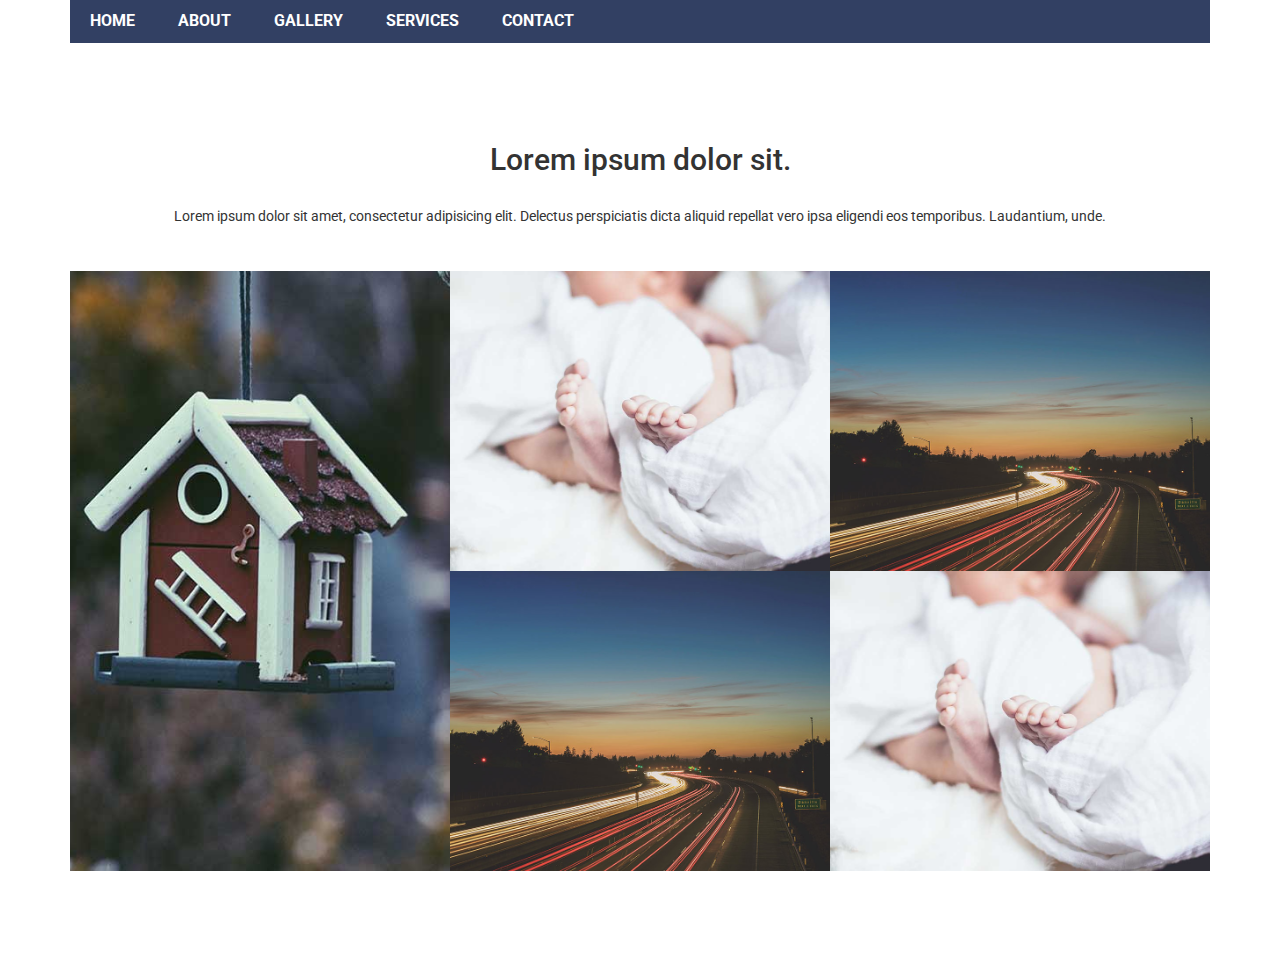
<file: 1/index.html>
<!DOCTYPE html>
<html lang="en">
    <head>
        <meta charset="utf-8">
        <meta http-equiv="X-UA-Compatible" content="IE=edge">
        <meta name="viewport" content="width=device-width, initial-scale=1">

        <title>Quickstart pack</title>
        <link href="https://fonts.googleapis.com/css?family=Roboto:300,400,500,700,900" rel="stylesheet">

        <link href="assets/css/bootstrap.min.css" rel="stylesheet">
        <link href="assets/css/font-awesome.min.css" rel="stylesheet">
        <link href="style.css" rel="stylesheet">
        <link href="assets/css/responsive.css" rel="stylesheet">
        
    </head>
    <body>
        <div class="mainmenu-area">
            <div class="container">
                <div class="row">
                    <div class="col-md-12">
                        <ul>
                            <li><a href="#">home</a></li>
                            <li><a href="#">about</a></li>
                            <li><a href="#">gallery</a>
                                <ul>
                                    <li><a href="#">dropdown-menu</a></li>
                                    <li><a href="#">dropdown-menu</a></li>
                                    <li><a href="#">dropdown-menu <i class="fa fa-angle-right"></i></a> 
                                        <ul>
                                            <li><a href="#">dropdown-2</a></li>
                                            <li><a href="#">dropdown-2</a></li>
                                            <li><a href="#">dropdown-2</a></li>
                                            <li><a href="#">dropdown-2</a></li>
                                        </ul>
                                    </li>
                                    <li><a href="#">dropdown-menu</a></li>
                                </ul>
                            </li>
                            <li><a href="#">services</a></li>
                            <li><a href="#">contact</a></li>
                        </ul>
                    </div>
                </div>
            </div>
        </div>
        <div class="section-padding">
            <div class="container">
                <div class="row">
                    <div class="col-md-12">
                        <div class="section-titel">
                            <h2>Lorem ipsum dolor sit.</h2>
                            <p>Lorem ipsum dolor sit amet, consectetur adipisicing elit. Delectus perspiciatis dicta aliquid repellat vero ipsa eligendi eos temporibus. Laudantium, unde.</p>
                        </div>
                    </div>
                </div>
                <div class="row nopadding">
                    <div class="col-md-4">
                        <div class="single-box-item">
                            <div class="boxed-item-hover">
                                <div class="boxed-item-table">
                                    <div class="boxed-item-tablecell">
                                        <a href="#" class="larg-img"><i class="fa fa-search"></i></a>
                                        <h4>Lorem ipsum dolor.</h4>
                                        <p>paragraph</p>
                                    </div>
                                </div>
                            </div>
                        </div>
                    </div>
                    <div class="col-md-4">
                        <div class="single-box-item half-size boxed-bg-1">
                            <div class="boxed-item-hover">
                                <div class="boxed-item-table">
                                    <div class="boxed-item-tablecell">
                                        <a href="#" class="larg-img"><i class="fa fa-search"></i></a>
                                        <h4>Lorem ipsum dolor.</h4>
                                        <p>paragraph</p>
                                    </div>
                                </div>
                            </div>
                        </div>
                        <div class="single-box-item half-size boxed-bg-2">
                            <div class="boxed-item-hover">
                                <div class="boxed-item-table">
                                    <div class="boxed-item-tablecell">
                                        <a href="#" class="larg-img"><i class="fa fa-search"></i></a>
                                        <h4>Lorem ipsum dolor.</h4>
                                        <p>paragraph</p>
                                    </div>
                                </div>
                            </div>
                        </div>
                    </div>
                    <div class="col-md-4">
                        <div class="single-box-item half-size boxed-bg-3">
                            <div class="boxed-item-hover">
                                <div class="boxed-item-table">
                                    <div class="boxed-item-tablecell">
                                        <a href="#" class="larg-img"><i class="fa fa-search"></i></a>
                                        <h4>Lorem ipsum dolor.</h4>
                                        <p>paragraph</p>
                                    </div>
                                </div>
                            </div>
                        </div>
                        <div class="single-box-item half-size boxed-bg-4">
                            <div class="boxed-item-hover">
                                <div class="boxed-item-table">
                                    <div class="boxed-item-tablecell">
                                        <a href="#" class="larg-img"><i class="fa fa-search"></i></a>
                                        <h4>Lorem ipsum dolor.</h4>
                                        <p>paragraph</p>
                                    </div>
                                </div>
                            </div>
                        </div>
                    </div>
                </div>
            </div>
        </div>

        <script src="assets/js/jquery.min.js"></script>
        <script src="assets/js/bootstrap.min.js"></script>
        <script src="assets/js/main.js"></script>
    </body>
</html>
</file>
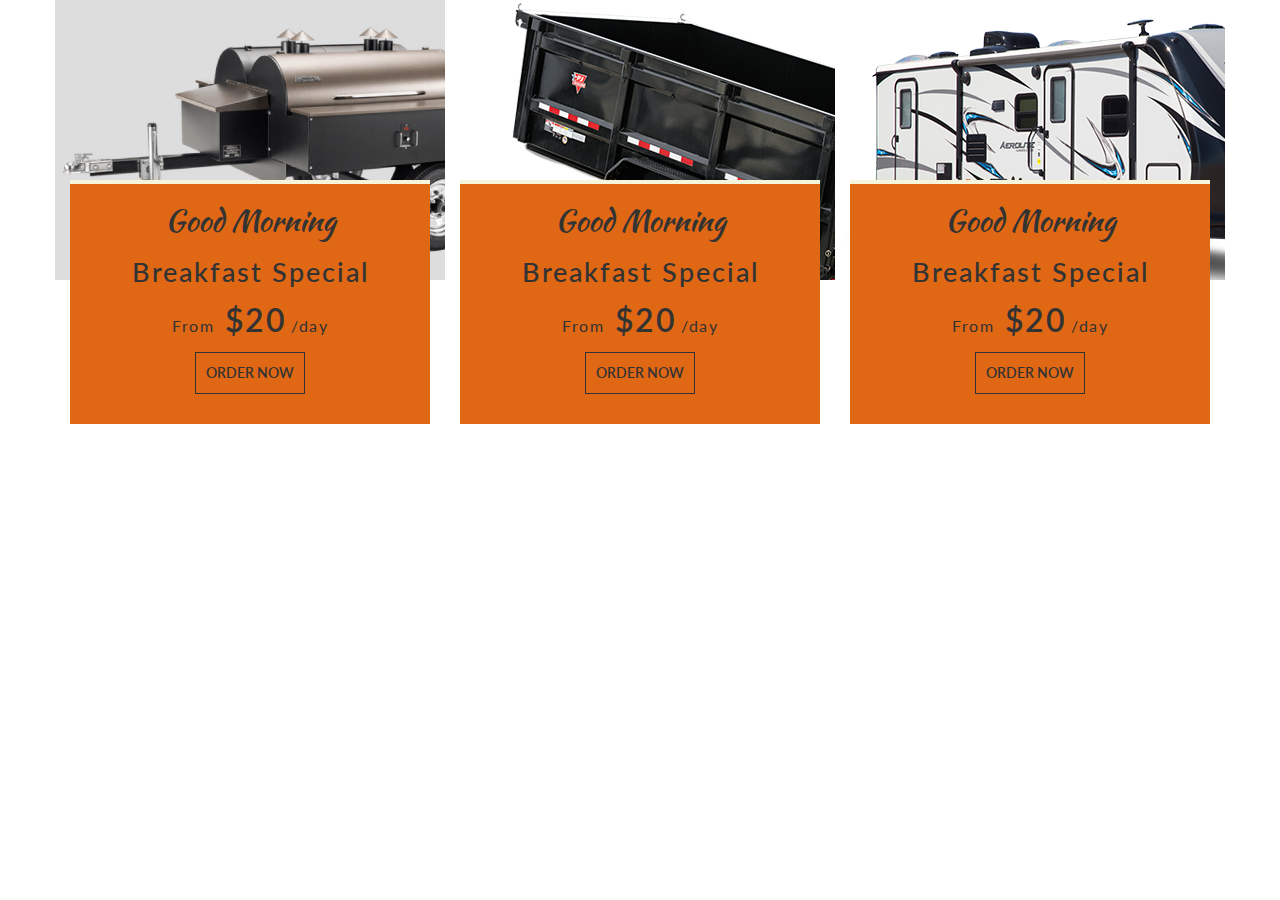
<file: a/78/index.html>
<!DOCTYPE html>
<html lang="en">
  <head>
    <meta charset="utf-8">
    <meta http-equiv="X-UA-Compatible" content="IE=edge">
    <meta name="viewport" content="width=device-width, initial-scale=1">
    <!-- The above 3 meta tags *must* come first in the head; any other head content must come *after* these tags -->
    <title>Round Background Setup</title>

    <!-- Bootstrap -->
    <link href="css/bootstrap.min.css" rel="stylesheet">
    <!-- Font-Awesome -->
    <link href="css/font-awesome.min.css" rel="stylesheet">
    <!-- custom-CSS -->
    <link rel="stylesheet" href="style.css">
    <!--Responsive CSS-->
    <link rel="stylesheet" href="css/responsive.css">
  </head>
  <body>
    
    <div class="section-padding">
        <div class="container">
            <div class="row">
                <div class="col-md-4">
                    <div class="single-box-item">
                        <div class="box-bg"></div>
                        <div class="box-info">
                            <h3>Good Morning</h3>
                            <h2>Breakfast Special</h2>
                            <p class="menu-price">From <span>$20</span>/day</p>
                            <a href="#" class="bordered-bottom">Order Now</a>
                        </div>
                    </div>
                </div>
                <div class="col-md-4">
                    <div class="single-box-item">
                        <div class="box-bg box-bg-2"></div>
                        <div class="box-info">
                            <h3>Good Morning</h3>
                            <h2>Breakfast Special</h2>
                            <p class="menu-price">From <span>$20</span>/day</p>
                            <a href="#" class="bordered-bottom">Order Now</a>
                        </div>
                    </div>
                </div>
                <div class="col-md-4">
                    <div class="single-box-item">
                        <div class="box-bg box-bg-3"></div>
                        <div class="box-info">
                            <h3>Good Morning</h3>
                            <h2>Breakfast Special</h2>
                            <p class="menu-price">From <span>$20</span>/day</p>
                            <a href="#" class="bordered-bottom">Order Now</a>
                        </div>
                    </div>
                </div>
            </div>  
        </div>
    </div>
   
    <!-- jQuery (necessary for Bootstrap's JavaScript plugins) -->
    <script src="js/jquery-2.2.4.min.js"></script>
    <!-- Bootstrap -->
    <script src="js/waypoints-2.0.3.min.js"></script>
    <script src="js/counterUp.min.js"></script>
    <script src="js/bootstrap.min.js"></script>

    <!-- custom-JQuery -->
    <script src="js/main.js"></script>
  </body>
</html>
</file>
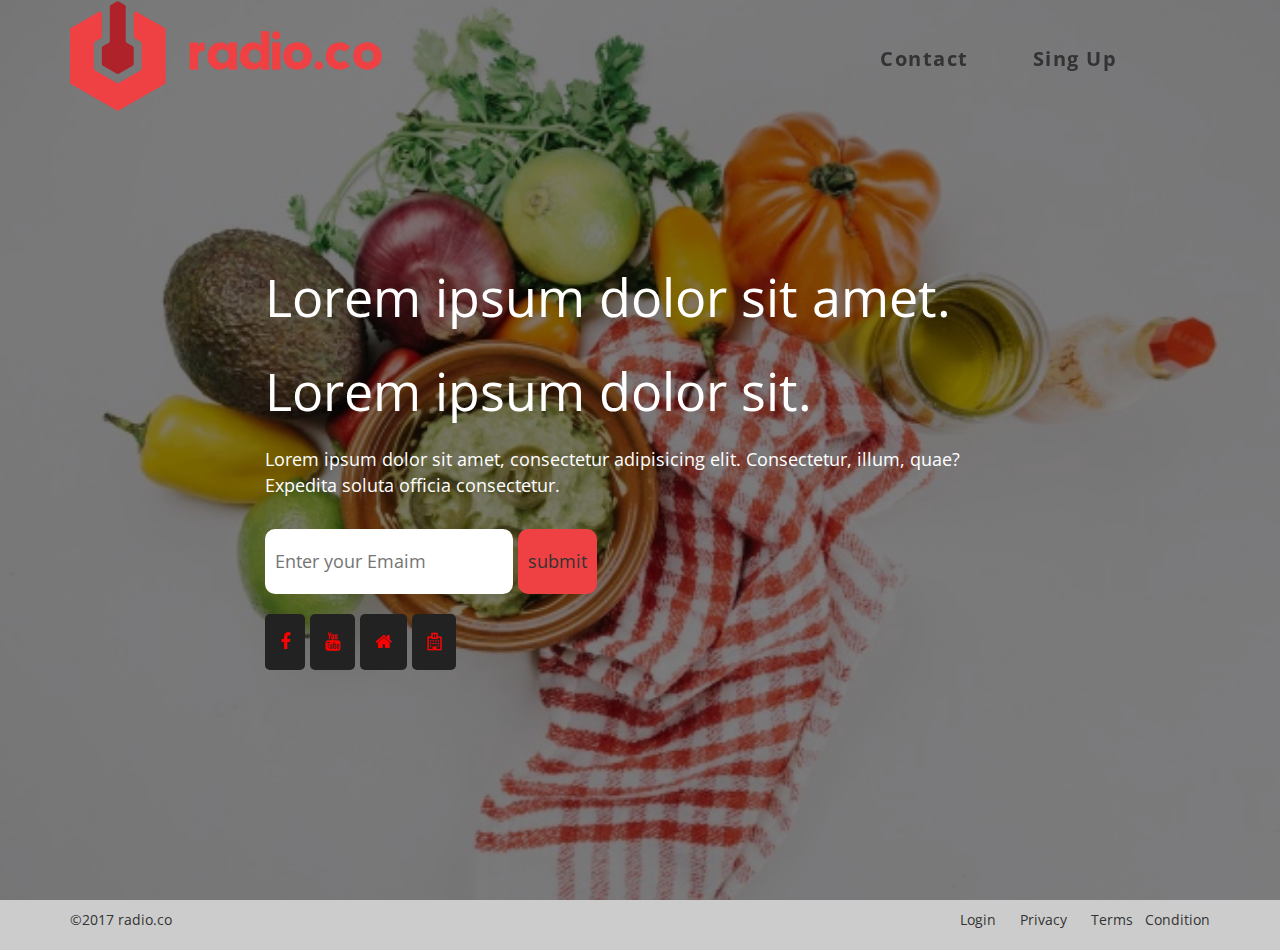
<file: assignment/79/index.html>
<!DOCTYPE html>
<html lang="en">
  <head>
    <meta charset="utf-8">
    <meta http-equiv="X-UA-Compatible" content="IE=edge">
    <meta name="viewport" content="width=device-width, initial-scale=1">
    <!-- The above 3 meta tags *must* come first in the head; any other head content must come *after* these tags -->
    <title>Titled</title>


    <!-- Bootstrap -->
    <link href="css/bootstrap.min.css" rel="stylesheet">
    <!-- Font-Awesome -->
    <link href="css/font-awesome.min.css" rel="stylesheet">
    <!-- Common-CSS -->
    <link rel="stylesheet" href="css/common.css">
    <!-- Owl-Carousel-CSS -->
    <link rel="stylesheet" href="css/owl.carousel.css">
    <!-- Main-CSS -->
    <link rel="stylesheet" href="style.css">
    <!--Responsive CSS-->
    <link rel="stylesheet" href="css/responsive.css">
  </head>
  <body>
    
   <header>
       <div class="container">
           <div class="row">
               <div class="col-md-4">
                   <div class="logo">
                       <img src="img/logo.png" alt="">
                   </div>
               </div>
               <div class="col-md-4 col-md-offset-4">
                   <ul class="manubar">
                       <li><a href="#">contact</a></li>
                       <li><a href="#">sing up</a></li>
                   </ul>
               </div>
           </div>
       </div>
   </header>
   <div class="hero-area">
       <div class="hero-area-cotent">
           <div class="container">
               <div class="row">
                   <div class="col-md-8 col-md-offset-2">
                       <h1>Lorem ipsum dolor sit amet. <br>Lorem ipsum dolor sit.</h1>
                       <p>Lorem ipsum dolor sit amet, consectetur adipisicing elit. Consectetur, illum, quae? Expedita soluta officia consectetur.</p>
                       
                           <form class="mainchimp-form" action="http://github.us17.list-manage.com/subscribe/post?u=cab2061b52455974538e199a5&amp;id=421c37eedc" method="POST">
                               <input  name="EMAIL" type="email" id="mc-email" placeholder="Enter your Emaim" required>
                               <input  type="submit" value="submit" name="subscribe">
                               <label for="mc-email"></label>
                           </form>



                       
                       <div class="social-links">
                         <ul class="social-link">
                             <li><a href="#"><i class="fa fa-facebook"></i></a></li>
                             <li><a href="#"><i class="fa fa-youtube"></i></a></li>
                             <li><a href="#"><i class="fa fa-home"></i></a></li>
                             <li><a href="#"><i class="fa fa-hospital-o"></i></a></li>
                         </ul>
                       </div>
                   </div>
               </div>
           </div>
       </div>
   </div>
   <footer class="footer">
       <div class="container">
           <div class="row">
               <div class="col-md-2">
                   &copy;2017 radio.co
               </div>
               <div class="col-md-10">
                   <ul class="footer-menu">
                       <ul>
                           <li><a href="#">login</a></li>
                           <li><a href="#">privacy</a></li>
                           <li><a href="#">terms &nbsp; Condition</a></li>
                       </ul>
                   </ul>
               </div>
           </div>
       </div>
   </footer>
   

    <!-- jQuery (necessary for Bootstrap's JavaScript plugins) -->
    <script src="js/jquery-2.2.4.min.js"></script>
    <!-- Bootstrap -->
    <script src="js/bootstrap.min.js"></script>
    <!-- Owl-Carousel-Js -->
    <script src="js/owl.carousel.min.js"></script>
    <!--Owl-carouse filter-->
    <script src="js/jquery.owl-filter.js"></script>
    <!--Ajaxchim Js-->
    <script src="js/jquery.ajaxchimp.min.js"></script>
    <!-- custom-Js -->
    <script src="js/main.js"></script>
  </body>
</html>
</file>
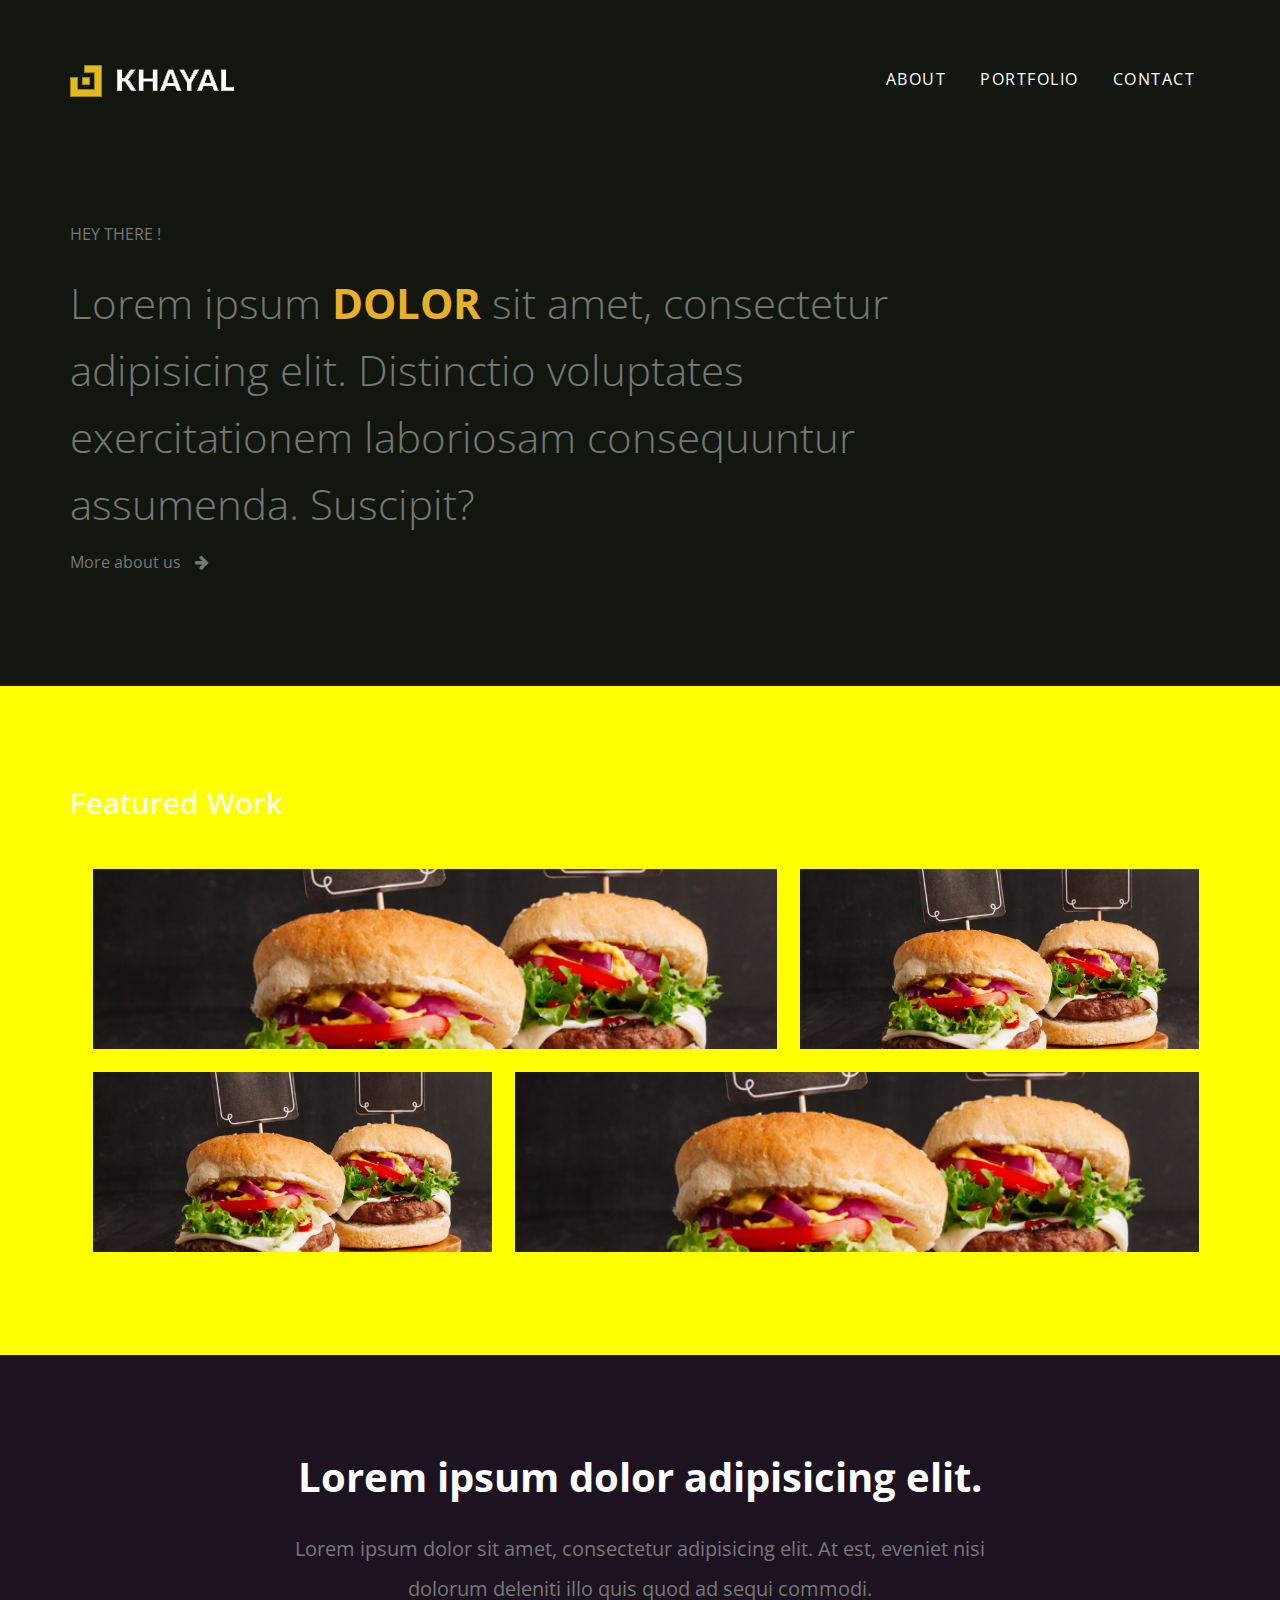
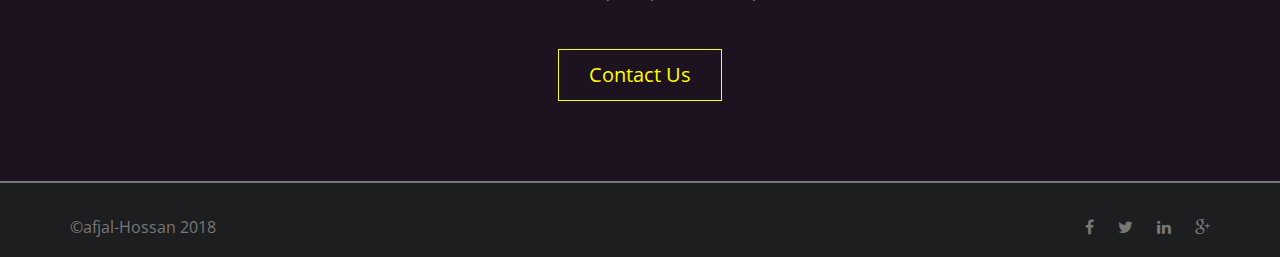
<file: assignment/80/index.html>
<!DOCTYPE html>
<html lang="en">
  <head>
    <meta charset="utf-8">
    <meta http-equiv="X-UA-Compatible" content="IE=edge">
    <meta name="viewport" content="width=device-width, initial-scale=1">
    <!-- The above 3 meta tags *must* come first in the head; any other head content must come *after* these tags -->
    <title>100 Sections Development</title>


    <!-- Bootstrap -->
    <link href="css/bootstrap.min.css" rel="stylesheet">
    <!-- Font-Awesome -->
    <link href="css/font-awesome.min.css" rel="stylesheet">
    <!-- Common-CSS -->
    <link rel="stylesheet" href="css/common.css">
    <!-- Main-CSS -->
    <link rel="stylesheet" href="style.css">
    <!--Responsive CSS-->
    <link rel="stylesheet" href="css/responsive.css">
  </head>
  <body>
    
   <header class="header-abuslate">
       <div class="container">
           <div class="row">
               <div class="col-md-6">
                   <div class="logo">
                       <img src="img/logo.png" alt="">
                   </div>
               </div>
               <div class="col-md-6">
                   <div class="mainmenu">
                       <ul>
                           <li><a href="#">about</a></li>
                           <li><a href="#">portfolio</a></li>
                           <li><a href="#">contact</a></li>
                       </ul>
                   </div>
               </div>
           </div>
       </div>
   </header>
   <div class="hero-area">
       <div class="container">
           <div class="row">
               <div class="col-md-9">
                   <p class="text-uppercase">Hey there !</p>
                   <h1>Lorem ipsum <span>dolor</span> sit amet, consectetur adipisicing elit. Distinctio voluptates exercitationem laboriosam consequuntur assumenda. Suscipit?</h1>
                   
                   <p><a href="#">More about us <i class="fa fa-arrow-right"></i></a></p>
               </div>
           </div>
       </div>
   </div>
   
   <div class="section-padding yellow-blog">
       <div class="container">
           <div class="row">
               <div class="col-md-12">
                   <h2>Featured Work</h2>
                   <div class="portfolio-list">
                       <div class="single-portfolio"></div>
                       <div class="single-portfolio small-item"></div>
                       <div class="single-portfolio small-item"></div>
                       <div class="single-portfolio"></div>
                   </div>
               </div>
           </div>
       </div>
   </div>
   <div class="section-padding dark-bg cta">
       <div class="container">
           <div class="row">
               <div class="col-md-8 col-md-offset-2 text-center">
                   <h2>Lorem ipsum dolor  adipisicing elit.</h2>
                   <p>Lorem ipsum dolor sit amet, consectetur adipisicing elit. At est, eveniet nisi dolorum deleniti illo quis quod ad sequi commodi.</p>
                   <a href="#" class="border-btn">Contact Us</a>
               </div>
           </div>
       </div>
   </div>
   <footer class="footer-area">
       <div class="container">
           <div class="row">
               <div class="col-md-6">
                   &copy;afjal-Hossan 2018 
               </div>
               <div class="col-md-6">
                   <ul class="social-links">
                       <li><a href="#"><i class="fa fa-facebook"></i></a></li>
                       <li><a href="#"><i class="fa fa-twitter"></i></a></li>
                       <li><a href="#"><i class="fa fa-linkedin"></i></a></li>
                       <li><a href="#"><i class="fa fa-google-plus"></i></a></li>
                      
                   </ul>
               </div>
           </div>
       </div>
   </footer>
   


    <!-- jQuery (necessary for Bootstrap's JavaScript plugins) -->
    <script src="js/jquery-2.2.4.min.js"></script>
    <!-- Bootstrap -->
    <script src="js/bootstrap.min.js"></script>
    <!-- custom-Js -->
    <script src="js/main.js"></script>
  </body>
</html>
</file>
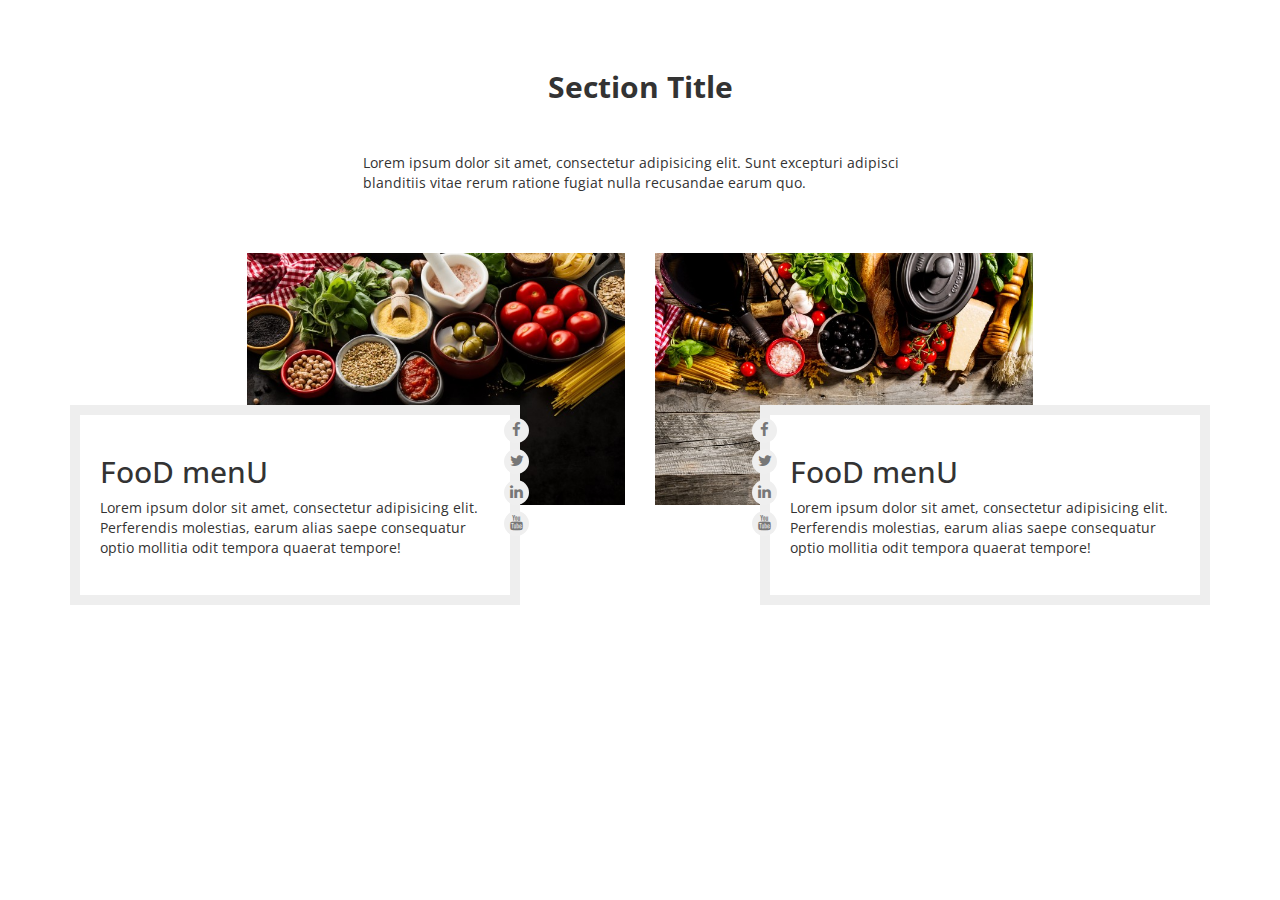
<file: assignment/81/index.html>
<!DOCTYPE html>
<html lang="en">
  <head>
    <meta charset="utf-8">
    <meta http-equiv="X-UA-Compatible" content="IE=edge">
    <meta name="viewport" content="width=device-width, initial-scale=1">
    <!-- The above 3 meta tags *must* come first in the head; any other head content must come *after* these tags -->
    <title>Titled</title>


    <!-- Bootstrap -->
    <link href="css/bootstrap.min.css" rel="stylesheet">
    <!-- Font-Awesome -->
    <link href="css/font-awesome.min.css" rel="stylesheet">
    <!-- Common-CSS -->
    <link rel="stylesheet" href="css/common.css">
    <!-- Main-CSS -->
    <link rel="stylesheet" href="style.css">
    <!--Responsive CSS-->
    <link rel="stylesheet" href="css/responsive.css">
  </head>
  <body>
    
   
   <div class="section-padding">
       <div class="container">
           <div class="row">
               <div class="col-md-6 col-md-offset-3">
                   <h2 class="sec-title">section title</h2>
                   <p>Lorem ipsum dolor sit amet, consectetur adipisicing elit. Sunt excepturi adipisci blanditiis vitae rerum ratione fugiat nulla recusandae earum quo.</p>
               </div>
           </div>
           <div class="row">
               <div class="col-md-6">
                   <div class="sec-img">
                       <img src="img/5.jpg" alt="">
                   </div>
                   <div class="sec-text">
                       <div class="social-link">
                           <div class="link-wrap">
                               <a href="#"><i class="fa fa-facebook"></i></a>
                               <a href="#"><i class="fa fa-twitter"></i></a>
                               <a href="#"><i class="fa fa-linkedin"></i></a>
                               <a href="#"><i class="fa fa-youtube"></i></a>
                           </div>
                       </div>
                       <h2>FooD menU</h2>
                       <p>Lorem ipsum dolor sit amet, consectetur adipisicing elit. Perferendis molestias, earum alias saepe consequatur optio mollitia odit tempora quaerat tempore!</p>
                   </div>    
               </div>
               <div class="col-md-6 right-site">
                   <div class="sec-img">
                       <img src="img/3.jpg" alt="">
                   </div>
                   <div class="sec-text">
                       <div class="social-link">
                           <div class="link-wrap">
                               <a href="#"><i class="fa fa-facebook"></i></a>
                               <a href="#"><i class="fa fa-twitter"></i></a>
                               <a href="#"><i class="fa fa-linkedin"></i></a>
                               <a href="#"><i class="fa fa-youtube"></i></a>
                           </div>
                       </div>
                       <h2>FooD menU</h2>
                       <p>Lorem ipsum dolor sit amet, consectetur adipisicing elit. Perferendis molestias, earum alias saepe consequatur optio mollitia odit tempora quaerat tempore!</p>
                   </div>    
               </div>
           </div>
       </div>
   </div>


    <!-- jQuery (necessary for Bootstrap's JavaScript plugins) -->
    <script src="js/jquery-2.2.4.min.js"></script>
    <!-- Bootstrap -->
    <script src="js/bootstrap.min.js"></script>
    <!-- custom-Js -->
    <script src="js/main.js"></script>
  </body>
</html>
</file>
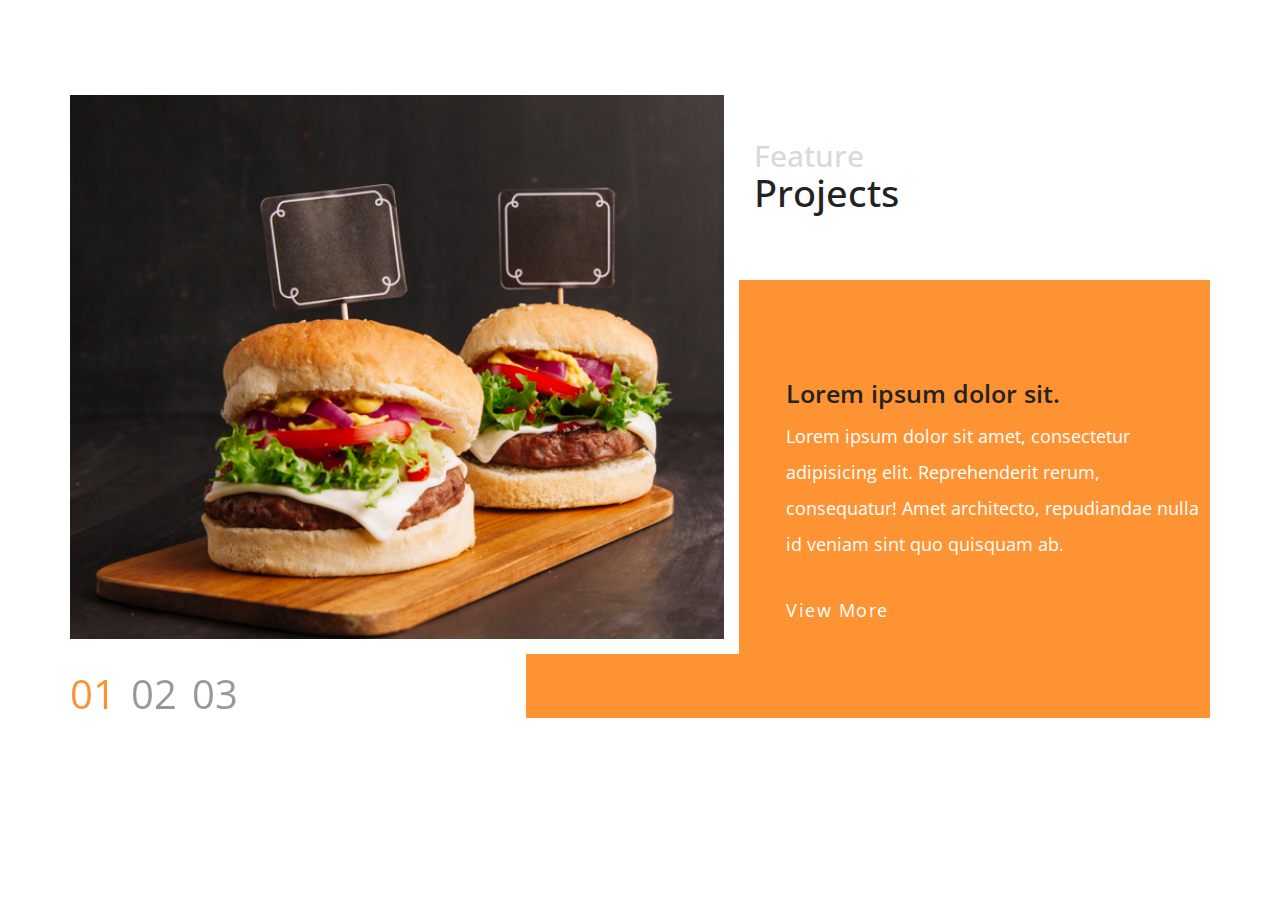
<file: assignment/82/index.html>
<!DOCTYPE html>
<html lang="en">
  <head>
    <meta charset="utf-8">
    <meta http-equiv="X-UA-Compatible" content="IE=edge">
    <meta name="viewport" content="width=device-width, initial-scale=1">
    <!-- The above 3 meta tags *must* come first in the head; any other head content must come *after* these tags -->
    <title>Advance Carousel</title>


    <!-- Bootstrap -->
    <link href="css/bootstrap.min.css" rel="stylesheet">
    <!-- Font-Awesome -->
    <link href="css/font-awesome.min.css" rel="stylesheet">
    <!-- Common-CSS -->
    <link rel="stylesheet" href="css/common.css">
    <!-- owlCarousel-CSS -->
    <link rel="stylesheet" href="css/owl.carousel.css">
    <!-- Main-CSS -->
    <link rel="stylesheet" href="style.css">
    <!--Responsive CSS-->
    <link rel="stylesheet" href="css/responsive.css">
  </head>
  <body>
    <div class="sec-padd">
        <div class="container">
            <div class="row">
                <div class="col-md-12">
                    <div class="featured-projects-wrap">
                       <h2 class="sec-title">Feature <br> <span> Projects </span></h2>
                        
                        <div class="owl-carousel featured-projects">
                            <div class="single-featured-project">
                                <div class="featured-bg"></div>
                                <div class="featured-text">
                                    <h3>Lorem ipsum dolor sit.</h3>
                                    <p>Lorem ipsum dolor sit amet, consectetur adipisicing elit. Reprehenderit rerum, consequatur! Amet architecto, repudiandae nulla id veniam sint quo quisquam ab.</p>
                                    <p class="more-link"><a href="#">View More</a></p>
                                </div>
                            </div>
                            <div class="single-featured-project">
                                <div class="featured-bg featured-bg-2"></div>
                                <div class="featured-text">
                                    <h3>Lorem ipsum dolor sit.</h3>
                                    <p>Lorem ipsum dolor sit amet, consectetur adipisicing elit. Reprehenderit rerum, consequatur! Amet architecto, repudiandae nulla id veniam sint quo quisquam ab.</p>
                                    <p class="more-link"><a href="#">View More</a></p>
                                </div>
                            </div>
                            <div class="single-featured-project">
                                <div class="featured-bg featured-bg-3"></div>
                                <div class="featured-text">
                                    <h3>Lorem ipsum dolor sit.</h3>
                                    <p>Lorem ipsum dolor sit amet, consectetur adipisicing elit. Reprehenderit rerum, consequatur! Amet architecto, repudiandae nulla id veniam sint quo quisquam ab.</p>
                                    <p class="more-link"><a href="#">View More</a></p>
                                </div>
                            </div>
                        </div>
                    </div>
                </div>
            </div>
        </div>
    </div>
    
   
   


    <!-- jQuery (necessary for Bootstrap's JavaScript plugins) -->
    <script src="js/jquery-2.2.4.min.js"></script>
    <!--owlCarousel Js-->
    <script src="js/owl.carousel.min.js"></script>
    <!-- Bootstrap -->
    <script src="js/bootstrap.min.js"></script>
    <!-- custom-Js -->
    <script src="js/main.js"></script>
  </body>
</html>
</file>
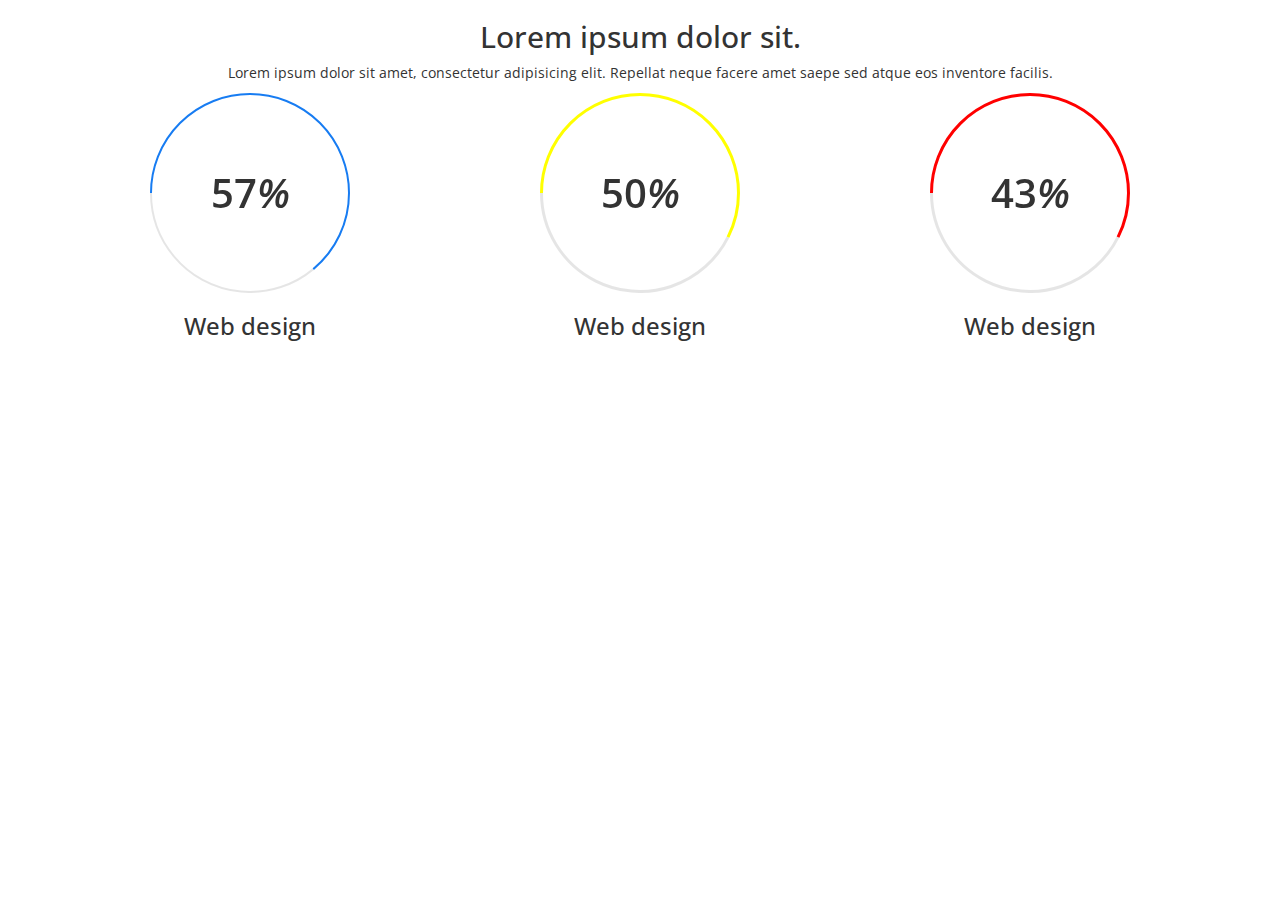
<file: assignment/83/index.html>
<!DOCTYPE html>
<html lang="en">
  <head>
    <meta charset="utf-8">
    <meta http-equiv="X-UA-Compatible" content="IE=edge">
    <meta name="viewport" content="width=device-width, initial-scale=1">
    <!-- The above 3 meta tags *must* come first in the head; any other head content must come *after* these tags -->
    <title>Titled</title>


    <!-- Bootstrap -->
    <link href="css/bootstrap.min.css" rel="stylesheet">
    <!-- Font-Awesome -->
    <link href="css/font-awesome.min.css" rel="stylesheet">
    <!-- Common-CSS -->
    <link rel="stylesheet" href="css/common.css">
    <!-- Main-CSS -->
    <link rel="stylesheet" href="style.css">
    <!--Responsive CSS-->
    <link rel="stylesheet" href="css/responsive.css">
  </head>
  <body>
    
   
       <div class="sec-pad">
        <div class="container">
            <div class="row">
                <div class="col-md-12 text-center">
                    <div class="sec-title">
                        <h2>Lorem ipsum dolor sit.</h2>
                        <p>Lorem ipsum dolor sit amet, consectetur adipisicing elit. Repellat neque facere amet saepe sed atque eos inventore facilis.</p>
                    </div>
                </div>
            </div>
            <div class="row text-center">
                <div class="col-md-4">
                    <div class="single-circle-wrap">
                        <div id="web-design">
                            <span class="web-info"></span>
                        </div>
                    </div>
                    <h3>Web design</h3>
                </div>
                <div class="col-md-4">
                    <div class="single-circle-wrap">
                        <div id="web-dev">
                            <span class="web-info"></span>
                        </div>
                    </div>
                    <h3>Web design</h3>
                </div>
                <div class="col-md-4">
                    <div class="single-circle-wrap">
                        <div id="graphic-design">
                            <span class="web-info"></span>
                        </div>
                    </div>
                    <h3>Web design</h3>
                </div>
            </div>
        </div>
    </div>



    <!-- jQuery (necessary for Bootstrap's JavaScript plugins) -->
    <script src="js/jquery-2.2.4.min.js"></script>
    <script src="js/circle-progress.min.js"></script>
    <!-- Bootstrap -->
    <script src="js/bootstrap.min.js"></script>
    <!-- custom-Js -->
    <script src="js/main.js"></script>
  </body>
</html>
</file>
<file: 1/style.css>
/* Base CSS */
.alignleft {
    float: left;
    margin-right: 15px;
}
.alignright {
    float: right;
    margin-left: 15px;
}
.aligncenter {
    display: block;
    margin: 0 auto 15px;
}
a:focus textare:focus, input:focus, button:focus { outline: 0 solid }
img {
    max-width: 100%;
    height: auto;
}
html, body, div, h1, h2, h3, h4, h5, h6, ul, ol, li, p, blockquote,
pre, form, fieldset, table, th, td { margin: 0; padding: 0; }
body {
    font-family: 'Roboto', sans-serif;
}
a,a:hover { text-decoration: none; color: inherit}



.mainmenu-area ul {
    background: #324063 none repeat scroll 0 0;
    list-style: outside none none;
    margin: 0;
    padding: 0;
}
.mainmenu-area ul li {
    display: inline-block;
}
.mainmenu-area ul li a {
    color: #fff;
    display: block;
    font-size: 16px;
    font-weight: 700;
    padding: 10px 20px;
    text-transform: uppercase;
}

.mainmenu-area li {
    position: relative;
}
.mainmenu-area li ul {
    left: 2%;
    opacity: 0;
    position: absolute;
    top: 120%;
    transition: all 0.4s ease 0s;
    visibility: hidden;
    width: 200px;
    z-index: 2;
}
.mainmenu-area li ul li {
    border-bottom: 1px solid #fff;
    display: block;
}
.mainmenu-area li ul li:hover a {
    margin-left: 3px;
}
.mainmenu-area li ul li a {
    text-transform: capitalize;
    color: #333;
    transition: .4s;
}
.mainmenu-area li:hover ul {
    left: 0;
    opacity: 1;
    top: 100%;
    visibility: visible;
    background: #ddd;
}
.mainmenu-area ul li:hover > a {
    background: #ddd none repeat scroll 0 0;
    color: #333;
}


.single-box-item{background-image: url(assets/img/7.jpg)}
.boxed-bg-1{background-image: url(assets/img/8.jpg)}
.boxed-bg-2{background-image: url(assets/img/9.jpg)}
.boxed-bg-3{background-image: url(assets/img/9.jpg)}
.boxed-bg-4{background-image: url(assets/img/8.jpg)}




.section-padding {
    padding: 100px 0;
}
.section-titel {
    margin-bottom: 45px;
    text-align: center;
}
.section-titel h2 {
    margin-bottom: 30px;
}
.single-box-item {
    background-color: #ddd;
    background-position: center center;
    background-size: cover;
    height: 600px;
    position: relative;
}
.single-box-item.half-size {
    height: 300px;
}
.row.nopadding {
    margin: 0;
}
.row.nopadding .col-md-4 {
    padding: 0;
}
.boxed-item-hover {
    color: #f4e;
    height: 80%;
    left: 7%;
    opacity: 0;
    position: absolute;
    text-align: center;
    top: 10%;
    transition: all 0.5s ease 0s;
    visibility: hidden;
    width: 86%;
    z-index: 1;
}
.boxed-item-hover::after {
    background: #000 none repeat scroll 0 0;
    content: "";
    height: 100%;
    left: 0;
    opacity: 0.7;
    position: absolute;
    top: 0;
    width: 100%;
    z-index: -1;
}
.boxed-item-table {
    display: table;
    height: 100%;
    width: 100%;
}
.boxed-item-tablecell {
    display: table-cell;
    vertical-align: middle;
}
.larg-img {
    color: #f4e;
    display: inline-block;
    font-size: 21px;
    margin-bottom: 15px;
}
.boxed-item-hover h4 {
    margin-bottom: 15px;
}
.single-box-item:hover .boxed-item-hover {
    opacity: 1;
    visibility: visible;
}
/* Second label menu*/


.mainmenu-area li:hover ul ul {
    left: 105%;
    opacity: 0;
    top: 0;
    transition: all 0.3s ease 0s;
    visibility: hidden;
}
.mainmenu-area li:hover ul li:hover ul {
    left: 100%;
    opacity: 1;
    visibility: visible;
}
</file>
<file: 1/assets/css/responsive.css>
/* Medium Layout: 1280px. */
@media only screen and (min-width: 992px) and (max-width: 1200px) { 
  
    
}
/* Tablet Layout: 768px. */
@media only screen and (min-width: 768px) and (max-width: 991px) { 
 
    
}
/* Mobile Layout: 320px. */
@media only screen and (max-width: 767px) { 
 
    
}
/* Wide Mobile Layout: 480px. */
@media only screen and (min-width: 480px) and (max-width: 767px) { 

}
</file>
<file: a/78/style.css>
@import url('https://fonts.googleapis.com/css?family=Kaushan+Script|Lato:400,400i,700,700i,900');
body{
    margin: 0;
    padding: 0;
    font-family: 'Lato', sans-serif;
}
.box-info h3{
    font-family: 'Kaushan Script', cursive;
}
.box-bg{background: #ddd url(img/item-1.png);background-size: cover;background-pos: center;}
.box-bg-2{background: url(img/item-2.png)}
.box-bg-3{background: url(img/item-3.png)}
.box-bg {
    height: 280px;
    margin: 0 -15px;
}

.box-info {
    padding: 0 20px;
    margin-top: -100px;
    background: #E06714;
    border-top: 4px solid beige;
    text-align:  center;
    -webkit-transition:  .3s;
    transition:  .3s;
}

.box-info h2 {
    letter-spacing: 2px;
    font-size: 27px;
}

.box-info h3 {
    font-size: 30px;
}

p.menu-price {
    font-size:  16px;
    letter-spacing: 1.5px;
}

p.menu-price span {
    font-size:  32px;
    font-weight: 600;
    margin: 0 5px;
}

a.bordered-bottom {
    font-size: 14px;
    text-transform: uppercase;
    display: inline-block;
    color: #333;
    font-weight: 600;
    border: 1px solid #333;
    padding: 10px;
    margin-bottom: 30px;
    text-decoration:none;
    -webkit-transition: .3s;
    -webkit-transition:.3s ;
    transition:.3s ;
}

.single-box-item:hover .box-info {
    -webkit-box-shadow: 0 0 15px #DF6617;
    box-shadow: 0 0 15px #DF6617;
    color:beige
}
.single-box-item:hover a.bordered-bottom{
    border-color:beige;
}
</file>
<file: a/78/css/responsive.css>
/* Medium Layout: 1280px. */

@media only screen and (min-width: 992px) and (max-width: 1280px) { 

    
}


/* Tablet Layout: 768px. */

@media only screen and (min-width: 768px) and (max-width: 991px) {


}



/* Mobile Layout: 320px. */

@media only screen and (max-width: 767px) {

    
}



/* Wide Mobile Layout: 480px. */

@media only screen and (min-width: 480px) and (max-width: 767px) {
</file>
<file: assignment/79/css/common.css>
/*! HTML5 Boilerplate v6.0.1 | MIT License | https://html5boilerplate.com/ */

/*
 * What follows is the result of much research on cross-browser styling.
 * Credit left inline and big thanks to Nicolas Gallagher, Jonathan Neal,
 * Kroc Camen, and the H5BP dev community and team.
 */

/* ==========================================================================
   Base styles: opinionated defaults
   ========================================================================== */

html {
    color: #222;
    font-size: 1em;
    line-height: 1.4;
}

/*
 * Remove text-shadow in selection highlight:
 * https://twitter.com/miketaylr/status/12228805301
 *
 * Vendor-prefixed and regular ::selection selectors cannot be combined:
 * https://stackoverflow.com/a/16982510/7133471
 *
 * Customize the background color to match your design.
 */

::-moz-selection {
    background: #b3d4fc;
    text-shadow: none;
}

::selection {
    background: #b3d4fc;
    text-shadow: none;
}

/*
 * A better looking default horizontal rule
 */

hr {
    display: block;
    height: 1px;
    border: 0;
    border-top: 1px solid #ccc;
    margin: 1em 0;
    padding: 0;
}

/*
 * Remove the gap between audio, canvas, iframes,
 * images, videos and the bottom of their containers:
 * https://github.com/h5bp/html5-boilerplate/issues/440
 */

audio,
canvas,
iframe,
img,
svg,
video {
    vertical-align: middle;
}

/*
 * Remove default fieldset styles.
 */

fieldset {
    border: 0;
    margin: 0;
    padding: 0;
}

/*
 * Allow only vertical resizing of textareas.
 */

textarea {
    resize: vertical;
}

/* ==========================================================================
   Browser Upgrade Prompt
   ========================================================================== */

.browserupgrade {
    margin: 0.2em 0;
    background: #ccc;
    color: #000;
    padding: 0.2em 0;
}


/* ==========================================================================
   Author's custom styles
   ========================================================================== */

















/* ==========================================================================
   Helper classes
   ========================================================================== */

/*
 * Hide visually and from screen readers
 */

.hidden {
    display: none !important;
}

/*
 * Hide only visually, but have it available for screen readers:
 * https://snook.ca/archives/html_and_css/hiding-content-for-accessibility
 *
 * 1. For long content, line feeds are not interpreted as spaces and small width
 *    causes content to wrap 1 word per line:
 *    https://medium.com/@jessebeach/beware-smushed-off-screen-accessible-text-5952a4c2cbfe
 */

.visuallyhidden {
    border: 0;
    clip: rect(0 0 0 0);
    -webkit-clip-path: inset(50%);
    clip-path: inset(50%);
    height: 1px;
    margin: -1px;
    overflow: hidden;
    padding: 0;
    position: absolute;
    width: 1px;
    white-space: nowrap; /* 1 */
}

/*
 * Extends the .visuallyhidden class to allow the element
 * to be focusable when navigated to via the keyboard:
 * https://www.drupal.org/node/897638
 */

.visuallyhidden.focusable:active,
.visuallyhidden.focusable:focus {
    clip: auto;
    -webkit-clip-path: none;
    clip-path: none;
    height: auto;
    margin: 0;
    overflow: visible;
    position: static;
    width: auto;
    white-space: inherit;
}

/*
 * Hide visually and from screen readers, but maintain layout
 */

.invisible {
    visibility: hidden;
}

/*
 * Clearfix: contain floats
 *
 * For modern browsers
 * 1. The space content is one way to avoid an Opera bug when the
 *    `contenteditable` attribute is included anywhere else in the document.
 *    Otherwise it causes space to appear at the top and bottom of elements
 *    that receive the `clearfix` class.
 * 2. The use of `table` rather than `block` is only necessary if using
 *    `:before` to contain the top-margins of child elements.
 */

.clearfix:before,
.clearfix:after {
    content: " "; /* 1 */
    display: table; /* 2 */
}

.clearfix:after {
    clear: both;
}

/* ==========================================================================
   EXAMPLE Media Queries for Responsive Design.
   These examples override the primary ('mobile first') styles.
   Modify as content requires.
   ========================================================================== */

@media only screen and (min-width: 35em) {
    /* Style adjustments for viewports that meet the condition */
}

@media print,
       (-webkit-min-device-pixel-ratio: 1.25),
       (min-resolution: 1.25dppx),
       (min-resolution: 120dpi) {
    /* Style adjustments for high resolution devices */
}

/* ==========================================================================
   Print styles.
   Inlined to avoid the additional HTTP request:
   http://www.phpied.com/delay-loading-your-print-css/
   ========================================================================== */

@media print {
    *,
    *:before,
    *:after {
        background: transparent !important;
        color: #000 !important; /* Black prints faster:
                                   http://www.sanbeiji.com/archives/953 */
        -webkit-box-shadow: none !important;
        box-shadow: none !important;
        text-shadow: none !important;
    }

    a,
    a:visited {
        text-decoration: underline;
    }

    a[href]:after {
        content: " (" attr(href) ")";
    }

    abbr[title]:after {
        content: " (" attr(title) ")";
    }

    /*
     * Don't show links that are fragment identifiers,
     * or use the `javascript:` pseudo protocol
     */

    a[href^="#"]:after,
    a[href^="javascript:"]:after {
        content: "";
    }

    pre {
        white-space: pre-wrap !important;
    }
    pre,
    blockquote {
        border: 1px solid #999;
        page-break-inside: avoid;
    }

    /*
     * Printing Tables:
     * http://css-discuss.incutio.com/wiki/Printing_Tables
     */

    thead {
        display: table-header-group;
    }

    tr,
    img {
        page-break-inside: avoid;
    }

    p,
    h2,
    h3 {
        orphans: 3;
        widows: 3;
    }

    h2,
    h3 {
        page-break-after: avoid;
    }
}
</file>
<file: assignment/79/style.css>
/* ==========================================================================
   F O N T S----------
   ========================================================================== */

 @import url('https://fonts.googleapis.com/css?family=Open+Sans:300,300i,400,400i,600,700,800');

body{
	font-family: 'Open Sans', sans-serif;
}
a{
    text-decoration: none;
}

.hero-area{background: url(img/4.jpg);}
header {
    height: 112px;
    position: fixed;
    width: 100%;
    z-index: 999;
}

ul.manubar {
    MARGIN: 0;
    padding:  0;
    list-style:  none;
}

ul.manubar li {
    display: inline-block;
}

ul.manubar li a {
    display:  block;
    font-size: 20px;
    color: #333;
    font-weight: 700;
    padding: 45px 30px;
    text-transform: capitalize;
    letter-spacing: 1.5px;
}

.hero-area {
    position: relative;
    background-size: cover;
    background-position: center;
    z-index:  1;
    height: 100vh;
}

.hero-area:after {
    content: '';
    position: absolute;
    height: 100%;
    width: 100%;
    top: 0;
    left: 0;
    background: #000;
    z-index:  -1;
    opacity: .5;
}

.hero-area-cotent {
    position: absolute;
    top: 50%;
    left:  50%;
    -webkit-transform: translate(-50%, -50%);
    transform: translate(-50%, -50%);
    color: #fff;
    font-size: 18px;
}

.hero-area-cotent h1 {
    font-size:  52px;
    font-weight: 400;
    line-height: 1.8;
}

.mainchimp-form {
    margin-top: 30px;
}

.mainchimp-form input {
    padding: 20px 10px;
    border-radius: 10px;
    border: none;
    color:#333;
}

.mainchimp-form  input[type="submit"] {
    background: #EF4043;
}

.social-link {
    margin: 0;
    padding:  0;
    list-style: none;
    margin-top: 20px;
}

.social-link li {
    display: inline-block;
}

.social-link li a {
    display: block;
    color: #f00;
    padding: 15px;
    background: #222;
    border-radius: 5px;
}

footer.footer {
    background: #ccc;
    padding: 10px 0;
}

ul.footer-menu ul {
    margin: 0;
    padding: 0;
    list-style: none;
    text-align: right;
}

ul.footer-menu ul li {
    display:  inline-block;
}

ul.footer-menu ul li a {
    display: inline-block;
    color: #333;
    padding-left: 20px;
    text-transform: capitalize;
}
</file>
<file: assignment/79/css/responsive.css>
/* Medium Layout: 1280px. */

@media only screen and (min-width: 992px) and (max-width: 1280px) { 

    
}


/* Tablet Layout: 768px. */

@media only screen and (min-width: 768px) and (max-width: 991px) {


}



/* Mobile Layout: 320px. */

@media only screen and (max-width: 767px) {

    
}



/* Wide Mobile Layout: 480px. */

@media only screen and (min-width: 480px) and (max-width: 767px) {
</file>
<file: assignment/80/css/common.css>
/*! HTML5 Boilerplate v6.0.1 | MIT License | https://html5boilerplate.com/ */

/*
 * What follows is the result of much research on cross-browser styling.
 * Credit left inline and big thanks to Nicolas Gallagher, Jonathan Neal,
 * Kroc Camen, and the H5BP dev community and team.
 */

/* ==========================================================================
   Base styles: opinionated defaults
   ========================================================================== */

html {
    color: #222;
    font-size: 1em;
    line-height: 1.4;
}

/*
 * Remove text-shadow in selection highlight:
 * https://twitter.com/miketaylr/status/12228805301
 *
 * Vendor-prefixed and regular ::selection selectors cannot be combined:
 * https://stackoverflow.com/a/16982510/7133471
 *
 * Customize the background color to match your design.
 */

::-moz-selection {
    background: #b3d4fc;
    text-shadow: none;
}

::selection {
    background: #b3d4fc;
    text-shadow: none;
}

/*
 * A better looking default horizontal rule
 */

hr {
    display: block;
    height: 1px;
    border: 0;
    border-top: 1px solid #ccc;
    margin: 1em 0;
    padding: 0;
}

/*
 * Remove the gap between audio, canvas, iframes,
 * images, videos and the bottom of their containers:
 * https://github.com/h5bp/html5-boilerplate/issues/440
 */

audio,
canvas,
iframe,
img,
svg,
video {
    vertical-align: middle;
}

/*
 * Remove default fieldset styles.
 */

fieldset {
    border: 0;
    margin: 0;
    padding: 0;
}

/*
 * Allow only vertical resizing of textareas.
 */

textarea {
    resize: vertical;
}

/* ==========================================================================
   Browser Upgrade Prompt
   ========================================================================== */

.browserupgrade {
    margin: 0.2em 0;
    background: #ccc;
    color: #000;
    padding: 0.2em 0;
}

/* ==========================================================================
   Author's custom styles
   ========================================================================== */
a{
    text-decoration: none;
}















/* ==========================================================================
   Helper classes
   ========================================================================== */

/*
 * Hide visually and from screen readers
 */

.hidden {
    display: none !important;
}

/*
 * Hide only visually, but have it available for screen readers:
 * https://snook.ca/archives/html_and_css/hiding-content-for-accessibility
 *
 * 1. For long content, line feeds are not interpreted as spaces and small width
 *    causes content to wrap 1 word per line:
 *    https://medium.com/@jessebeach/beware-smushed-off-screen-accessible-text-5952a4c2cbfe
 */

.visuallyhidden {
    border: 0;
    clip: rect(0 0 0 0);
    -webkit-clip-path: inset(50%);
    clip-path: inset(50%);
    height: 1px;
    margin: -1px;
    overflow: hidden;
    padding: 0;
    position: absolute;
    width: 1px;
    white-space: nowrap; /* 1 */
}

/*
 * Extends the .visuallyhidden class to allow the element
 * to be focusable when navigated to via the keyboard:
 * https://www.drupal.org/node/897638
 */

.visuallyhidden.focusable:active,
.visuallyhidden.focusable:focus {
    clip: auto;
    -webkit-clip-path: none;
    clip-path: none;
    height: auto;
    margin: 0;
    overflow: visible;
    position: static;
    width: auto;
    white-space: inherit;
}

/*
 * Hide visually and from screen readers, but maintain layout
 */

.invisible {
    visibility: hidden;
}

/*
 * Clearfix: contain floats
 *
 * For modern browsers
 * 1. The space content is one way to avoid an Opera bug when the
 *    `contenteditable` attribute is included anywhere else in the document.
 *    Otherwise it causes space to appear at the top and bottom of elements
 *    that receive the `clearfix` class.
 * 2. The use of `table` rather than `block` is only necessary if using
 *    `:before` to contain the top-margins of child elements.
 */

.clearfix:before,
.clearfix:after {
    content: " "; /* 1 */
    display: table; /* 2 */
}

.clearfix:after {
    clear: both;
}

/* ==========================================================================
   EXAMPLE Media Queries for Responsive Design.
   These examples override the primary ('mobile first') styles.
   Modify as content requires.
   ========================================================================== */

@media only screen and (min-width: 35em) {
    /* Style adjustments for viewports that meet the condition */
}

@media print,
       (-webkit-min-device-pixel-ratio: 1.25),
       (min-resolution: 1.25dppx),
       (min-resolution: 120dpi) {
    /* Style adjustments for high resolution devices */
}

/* ==========================================================================
   Print styles.
   Inlined to avoid the additional HTTP request:
   http://www.phpied.com/delay-loading-your-print-css/
   ========================================================================== */

@media print {
    *,
    *:before,
    *:after {
        background: transparent !important;
        color: #000 !important; /* Black prints faster:
                                   http://www.sanbeiji.com/archives/953 */
        -webkit-box-shadow: none !important;
        box-shadow: none !important;
        text-shadow: none !important;
    }

    a,
    a:visited {
        text-decoration: underline;
    }

    a[href]:after {
        content: " (" attr(href) ")";
    }

    abbr[title]:after {
        content: " (" attr(title) ")";
    }

    /*
     * Don't show links that are fragment identifiers,
     * or use the `javascript:` pseudo protocol
     */

    a[href^="#"]:after,
    a[href^="javascript:"]:after {
        content: "";
    }

    pre {
        white-space: pre-wrap !important;
    }
    pre,
    blockquote {
        border: 1px solid #999;
        page-break-inside: avoid;
    }

    /*
     * Printing Tables:
     * http://css-discuss.incutio.com/wiki/Printing_Tables
     */

    thead {
        display: table-header-group;
    }

    tr,
    img {
        page-break-inside: avoid;
    }

    p,
    h2,
    h3 {
        orphans: 3;
        widows: 3;
    }

    h2,
    h3 {
        page-break-after: avoid;
    }
}
</file>
<file: assignment/80/style.css>
/* ==========================================================================
   F O N T S----------
   ========================================================================== */

 @import url('https://fonts.googleapis.com/css?family=Open+Sans:300,300i,400,400i,600,700,800');

body{
	font-family: 'Open Sans', sans-serif;
    font-size: 16px;
    line-height: 1.8;
    color:#222;
}

.single-portfolio{
    background: url(img/2.jpg);
    background-size: cover;
    background-position: center;
    backgroud-colo: #ddd;
}
.mainmenu ul {
    margin: 0;
    padding: 0;
    list-style: none;
    text-align: right;
}

.mainmenu ul li {
    display: inline-block;
}

.mainmenu ul li a {
    color: #222;
    text-decoration: none;
    text-transform:  uppercase;
    letter-spacing: 1.5px;
    padding-left: 30px;
    display: block;
    padding: 15px;
}

.mainmenu ul li:first-child a {
    padding-left: 0;
}

.logo {
    margin-top: 15px;
}

.hero-area {
    background: #11170F;
    color: #777;
    padding-top: 220px;
    padding-bottom: 100px;
}

.hero-area h1 {
    font-size: 42px;
    line-height: 1.6;
    font-weight: 4;
}

.hero-area h1 span {
    color: #E6B02B;
    text-transform: uppercase;
    font-weight: 700;
}

.hero-area a {
    color: #777;
}

.hero-area a i {
    margin-left: 10px;
}

.header-abuslate {
    position: absolute;
    top: 0;
    left: 0;
    width: 100%;
    padding: 50px 0;
}

.header-abuslate ul li a {
    color: #fff;
}

.section-padding {
    padding: 80px 0;
}

.yellow-blog {
    background: yellow;
    color: #fff;
}

.portfolio-list {
    overflow: hidden;
    margin-top: 50px;
}

.single-portfolio {
    height: 180px;
    margin-left: 2%;
    margin-bottom: 2%;
    width: 60%;
    float: left;
    background-size: cover;
    background-position: center;
    background-color: #ddd;
}

.single-portfolio.small-item {
    width: 35%;
}

.dark-bg {
    background: #1d1320;
}

.cta {
    color: #777;
    line-height: 2;
    font-size: 20px;
}

.cta h2 {
    color: #fff;
    font-size: 40px;
    font-weight: 700;
    margin-bottom: 30px;
}

a.border-btn {
    color: yellow;
    display: inline-block;
    border: 1px solid;
    padding: 5px 30px;
    margin-top: 30px;
}

footer.footer-area {
    background: #1d1e20;
    color: #777;
    border-top: 2px solid #777;
    padding: 30px 0 15px;
}

ul.social-links {
    margin: 0;
    padding: 0;
    list-style: none;
    text-align:  right;
}

ul.social-links li {
    display:  inline-block;
}

ul.social-links li a {
    color: #777;
    padding-left: 20px;
    display: block;
}
</file>
<file: assignment/80/css/responsive.css>
/* Medium Layout: 1280px. */

@media only screen and (min-width: 992px) and (max-width: 1280px) { 

    
}


/* Tablet Layout: 768px. */

@media only screen and (min-width: 768px) and (max-width: 991px) {


}



/* Mobile Layout: 320px. */

@media only screen and (max-width: 767px) {

    
}



/* Wide Mobile Layout: 480px. */

@media only screen and (min-width: 480px) and (max-width: 767px) {
</file>
<file: assignment/81/css/common.css>
/*! HTML5 Boilerplate v6.0.1 | MIT License | https://html5boilerplate.com/ */

/*
 * What follows is the result of much research on cross-browser styling.
 * Credit left inline and big thanks to Nicolas Gallagher, Jonathan Neal,
 * Kroc Camen, and the H5BP dev community and team.
 */

/* ==========================================================================
   Base styles: opinionated defaults
   ========================================================================== */

html {
    color: #222;
    font-size: 1em;
    line-height: 1.4;
}

/*
 * Remove text-shadow in selection highlight:
 * https://twitter.com/miketaylr/status/12228805301
 *
 * Vendor-prefixed and regular ::selection selectors cannot be combined:
 * https://stackoverflow.com/a/16982510/7133471
 *
 * Customize the background color to match your design.
 */

::-moz-selection {
    background: #b3d4fc;
    text-shadow: none;
}

::selection {
    background: #b3d4fc;
    text-shadow: none;
}

/*
 * A better looking default horizontal rule
 */

hr {
    display: block;
    height: 1px;
    border: 0;
    border-top: 1px solid #ccc;
    margin: 1em 0;
    padding: 0;
}

/*
 * Remove the gap between audio, canvas, iframes,
 * images, videos and the bottom of their containers:
 * https://github.com/h5bp/html5-boilerplate/issues/440
 */

audio,
canvas,
iframe,
img,
svg,
video {
    vertical-align: middle;
}

/*
 * Remove default fieldset styles.
 */

fieldset {
    border: 0;
    margin: 0;
    padding: 0;
}

/*
 * Allow only vertical resizing of textareas.
 */

textarea {
    resize: vertical;
}

/* ==========================================================================
   Browser Upgrade Prompt
   ========================================================================== */

.browserupgrade {
    margin: 0.2em 0;
    background: #ccc;
    color: #000;
    padding: 0.2em 0;
}

/* ==========================================================================
   Author's custom styles
   ========================================================================== */

















/* ==========================================================================
   Helper classes
   ========================================================================== */

/*
 * Hide visually and from screen readers
 */

.hidden {
    display: none !important;
}

/*
 * Hide only visually, but have it available for screen readers:
 * https://snook.ca/archives/html_and_css/hiding-content-for-accessibility
 *
 * 1. For long content, line feeds are not interpreted as spaces and small width
 *    causes content to wrap 1 word per line:
 *    https://medium.com/@jessebeach/beware-smushed-off-screen-accessible-text-5952a4c2cbfe
 */

.visuallyhidden {
    border: 0;
    clip: rect(0 0 0 0);
    -webkit-clip-path: inset(50%);
    clip-path: inset(50%);
    height: 1px;
    margin: -1px;
    overflow: hidden;
    padding: 0;
    position: absolute;
    width: 1px;
    white-space: nowrap; /* 1 */
}

/*
 * Extends the .visuallyhidden class to allow the element
 * to be focusable when navigated to via the keyboard:
 * https://www.drupal.org/node/897638
 */

.visuallyhidden.focusable:active,
.visuallyhidden.focusable:focus {
    clip: auto;
    -webkit-clip-path: none;
    clip-path: none;
    height: auto;
    margin: 0;
    overflow: visible;
    position: static;
    width: auto;
    white-space: inherit;
}

/*
 * Hide visually and from screen readers, but maintain layout
 */

.invisible {
    visibility: hidden;
}

/*
 * Clearfix: contain floats
 *
 * For modern browsers
 * 1. The space content is one way to avoid an Opera bug when the
 *    `contenteditable` attribute is included anywhere else in the document.
 *    Otherwise it causes space to appear at the top and bottom of elements
 *    that receive the `clearfix` class.
 * 2. The use of `table` rather than `block` is only necessary if using
 *    `:before` to contain the top-margins of child elements.
 */

.clearfix:before,
.clearfix:after {
    content: " "; /* 1 */
    display: table; /* 2 */
}

.clearfix:after {
    clear: both;
}

/* ==========================================================================
   EXAMPLE Media Queries for Responsive Design.
   These examples override the primary ('mobile first') styles.
   Modify as content requires.
   ========================================================================== */

@media only screen and (min-width: 35em) {
    /* Style adjustments for viewports that meet the condition */
}

@media print,
       (-webkit-min-device-pixel-ratio: 1.25),
       (min-resolution: 1.25dppx),
       (min-resolution: 120dpi) {
    /* Style adjustments for high resolution devices */
}

/* ==========================================================================
   Print styles.
   Inlined to avoid the additional HTTP request:
   http://www.phpied.com/delay-loading-your-print-css/
   ========================================================================== */

@media print {
    *,
    *:before,
    *:after {
        background: transparent !important;
        color: #000 !important; /* Black prints faster:
                                   http://www.sanbeiji.com/archives/953 */
        box-shadow: none !important;
        text-shadow: none !important;
    }

    a,
    a:visited {
        text-decoration: underline;
    }

    a[href]:after {
        content: " (" attr(href) ")";
    }

    abbr[title]:after {
        content: " (" attr(title) ")";
    }

    /*
     * Don't show links that are fragment identifiers,
     * or use the `javascript:` pseudo protocol
     */

    a[href^="#"]:after,
    a[href^="javascript:"]:after {
        content: "";
    }

    pre {
        white-space: pre-wrap !important;
    }
    pre,
    blockquote {
        border: 1px solid #999;
        page-break-inside: avoid;
    }

    /*
     * Printing Tables:
     * http://css-discuss.incutio.com/wiki/Printing_Tables
     */

    thead {
        display: table-header-group;
    }

    tr,
    img {
        page-break-inside: avoid;
    }

    p,
    h2,
    h3 {
        orphans: 3;
        widows: 3;
    }

    h2,
    h3 {
        page-break-after: avoid;
    }
}
</file>
<file: assignment/81/style.css>
/* ==========================================================================
   F O N T S----------
   ========================================================================== */

 @import url('https://fonts.googleapis.com/css?family=Open+Sans:300,300i,400,400i,600,700,800');

body{
	font-family: 'Open Sans', sans-serif;
}
h2.sec-title {
    text-align:  center;
    text-transform:  capitalize;
    font-weight: 700;
    margin-bottom: 50px;
}

.section-padding {
    padding: 50px 0;
}

.sec-img img {
    max-width:  70%;
    max-height: 252px;
}

.sec-img {
    text-align:  right;
    margin-top: 50px;
}

.sec-text {
    border: 10px solid #eee;
    min-height: 200px;
    position: relative;
    padding: 20px;
    background: #fff;
    margin-top: -100px;
    max-width: 450px;
}

.social-link {}

.social-link a {
    display:  inline-block;
    width: 25px;
    height: 25px;
    border-radius: 50%;
    background: #efefef;
    font-size: 15px;
    color: #777;
    text-align: center;
    line-height: 22px;
    margin: 3px 0;
}

.social-link {
    width: 46px;
    position: absolute;
    right: -40px;
    display:  table;
    height: 100%;
    top: 50%;
    -webkit-transform: translateY(-50%);
    transform: translateY(-50%);
}

.link-wrap {
}

.right-site .sec-img {
    text-align: left;
}

.right-site .sec-text {
    float: right;
}

.right-site .social-link {
    right: auto;
    left: -18px;
}
</file>
<file: assignment/81/css/responsive.css>
/* Medium Layout: 1280px. */

@media only screen and (min-width: 992px) and (max-width: 1280px) { 

    
}


/* Tablet Layout: 768px. */

@media only screen and (min-width: 768px) and (max-width: 991px) {


}



/* Mobile Layout: 320px. */

@media only screen and (max-width: 767px) {

    
}



/* Wide Mobile Layout: 480px. */

@media only screen and (min-width: 480px) and (max-width: 767px) {
</file>
<file: assignment/82/css/common.css>
/*! HTML5 Boilerplate v6.0.1 | MIT License | https://html5boilerplate.com/ */

/*
 * What follows is the result of much research on cross-browser styling.
 * Credit left inline and big thanks to Nicolas Gallagher, Jonathan Neal,
 * Kroc Camen, and the H5BP dev community and team.
 */

/* ==========================================================================
   Base styles: opinionated defaults
   ========================================================================== */

html {
    color: #222;
    font-size: 1em;
    line-height: 1.4;
}

/*
 * Remove text-shadow in selection highlight:
 * https://twitter.com/miketaylr/status/12228805301
 *
 * Vendor-prefixed and regular ::selection selectors cannot be combined:
 * https://stackoverflow.com/a/16982510/7133471
 *
 * Customize the background color to match your design.
 */

::-moz-selection {
    background: #b3d4fc;
    text-shadow: none;
}

::selection {
    background: #b3d4fc;
    text-shadow: none;
}

/*
 * A better looking default horizontal rule
 */

hr {
    display: block;
    height: 1px;
    border: 0;
    border-top: 1px solid #ccc;
    margin: 1em 0;
    padding: 0;
}

/*
 * Remove the gap between audio, canvas, iframes,
 * images, videos and the bottom of their containers:
 * https://github.com/h5bp/html5-boilerplate/issues/440
 */

audio,
canvas,
iframe,
img,
svg,
video {
    vertical-align: middle;
}

/*
 * Remove default fieldset styles.
 */

fieldset {
    border: 0;
    margin: 0;
    padding: 0;
}

/*
 * Allow only vertical resizing of textareas.
 */

textarea {
    resize: vertical;
}

/* ==========================================================================
   Browser Upgrade Prompt
   ========================================================================== */

.browserupgrade {
    margin: 0.2em 0;
    background: #ccc;
    color: #000;
    padding: 0.2em 0;
}

/* ==========================================================================
   Author's custom styles
   ========================================================================== */

















/* ==========================================================================
   Helper classes
   ========================================================================== */

/*
 * Hide visually and from screen readers
 */

.hidden {
    display: none !important;
}

/*
 * Hide only visually, but have it available for screen readers:
 * https://snook.ca/archives/html_and_css/hiding-content-for-accessibility
 *
 * 1. For long content, line feeds are not interpreted as spaces and small width
 *    causes content to wrap 1 word per line:
 *    https://medium.com/@jessebeach/beware-smushed-off-screen-accessible-text-5952a4c2cbfe
 */

.visuallyhidden {
    border: 0;
    clip: rect(0 0 0 0);
    -webkit-clip-path: inset(50%);
    clip-path: inset(50%);
    height: 1px;
    margin: -1px;
    overflow: hidden;
    padding: 0;
    position: absolute;
    width: 1px;
    white-space: nowrap; /* 1 */
}

/*
 * Extends the .visuallyhidden class to allow the element
 * to be focusable when navigated to via the keyboard:
 * https://www.drupal.org/node/897638
 */

.visuallyhidden.focusable:active,
.visuallyhidden.focusable:focus {
    clip: auto;
    -webkit-clip-path: none;
    clip-path: none;
    height: auto;
    margin: 0;
    overflow: visible;
    position: static;
    width: auto;
    white-space: inherit;
}

/*
 * Hide visually and from screen readers, but maintain layout
 */

.invisible {
    visibility: hidden;
}

/*
 * Clearfix: contain floats
 *
 * For modern browsers
 * 1. The space content is one way to avoid an Opera bug when the
 *    `contenteditable` attribute is included anywhere else in the document.
 *    Otherwise it causes space to appear at the top and bottom of elements
 *    that receive the `clearfix` class.
 * 2. The use of `table` rather than `block` is only necessary if using
 *    `:before` to contain the top-margins of child elements.
 */

.clearfix:before,
.clearfix:after {
    content: " "; /* 1 */
    display: table; /* 2 */
}

.clearfix:after {
    clear: both;
}

/* ==========================================================================
   EXAMPLE Media Queries for Responsive Design.
   These examples override the primary ('mobile first') styles.
   Modify as content requires.
   ========================================================================== */

@media only screen and (min-width: 35em) {
    /* Style adjustments for viewports that meet the condition */
}

@media print,
       (-webkit-min-device-pixel-ratio: 1.25),
       (min-resolution: 1.25dppx),
       (min-resolution: 120dpi) {
    /* Style adjustments for high resolution devices */
}

/* ==========================================================================
   Print styles.
   Inlined to avoid the additional HTTP request:
   http://www.phpied.com/delay-loading-your-print-css/
   ========================================================================== */

@media print {
    *,
    *:before,
    *:after {
        background: transparent !important;
        color: #000 !important; /* Black prints faster:
                                   http://www.sanbeiji.com/archives/953 */
        box-shadow: none !important;
        text-shadow: none !important;
    }

    a,
    a:visited {
        text-decoration: underline;
    }

    a[href]:after {
        content: " (" attr(href) ")";
    }

    abbr[title]:after {
        content: " (" attr(title) ")";
    }

    /*
     * Don't show links that are fragment identifiers,
     * or use the `javascript:` pseudo protocol
     */

    a[href^="#"]:after,
    a[href^="javascript:"]:after {
        content: "";
    }

    pre {
        white-space: pre-wrap !important;
    }
    pre,
    blockquote {
        border: 1px solid #999;
        page-break-inside: avoid;
    }

    /*
     * Printing Tables:
     * http://css-discuss.incutio.com/wiki/Printing_Tables
     */

    thead {
        display: table-header-group;
    }

    tr,
    img {
        page-break-inside: avoid;
    }

    p,
    h2,
    h3 {
        orphans: 3;
        widows: 3;
    }

    h2,
    h3 {
        page-break-after: avoid;
    }
}
</file>
<file: assignment/82/style.css>
/* ==========================================================================
   F O N T S----------
   ========================================================================== */

 @import url('https://fonts.googleapis.com/css?family=Open+Sans:300,300i,400,400i,600,700,800');

body{
	font-family: 'Open Sans', sans-serif;
}

.featured-bg{
    background: url(img/2.jpg);
}.featured-bg-2{
    background: url(img/3.jpg);
}.featured-bg-3{
    background: url(img/4.jpg);
}


.sec-padd {
    padding: 80px 0;
}

.single-featured-project {
    position: relative;
    display: inline-block;
    overflow: hidden;
}

.featured-text {
    width: 60%;
    float: right;
    background: #fe9333;
    color: #fff;
    padding-left: 260px;
    padding-top: 80px;
    padding-bottom: 80px;
    margin-top: 200px;
    line-height: 2;
    font-size: 18px;
}

.featured-bg {
    position: absolute;
    height: 90%;
    width: 60%;
    background-size: cover;
    background-position: center;
    border: 15px solid #fff;
    margin-left: -15px;
}

.featured-text h3 {
    color: #222;
    font-size: 25px;
    font-weight: 600;
}

p.more-link {
    margin-top: 30px;
}

p.more-link a {
    color: #fff;
    letter-spacing: 1.5px;
}

.featured-projects-wrap {
    position: relative;
}

.sec-title {
    position:  absolute;
    width: 40%;
    right: 0;
    color: #D9D9D9;
    top: 6%;
}

h2.sec-title span {
    color: #222;
    font-size: 38px;
}

.featured-projects .owl-dots div:nth-child(1):before {
    content: "01";
}

.featured-projects .owl-dots div:nth-child(2):before {
    content: "02";
}

.featured-projects .owl-dots div:nth-child(3):before {
    content: "03";
}

.featured-projects .owl-dots div:nth-child(4):before {
    content: "04";
}

.featured-projects .owl-dots div {
    display:  inline-block;
    font-size: 40px;
    margin-right: 15px;
    opacity: .5;
}

.featured-projects .owl-dots {
    position: absolute;
    left: 0;
    bottom: 0;
}

.featured-projects .owl-dots div.active {
    color: #FD9235;
    opacity: 1;
}
</file>
<file: assignment/82/css/responsive.css>
/* Medium Layout: 1280px. */

@media only screen and (min-width: 992px) and (max-width: 1280px) { 

    
}


/* Tablet Layout: 768px. */

@media only screen and (min-width: 768px) and (max-width: 991px) {


}



/* Mobile Layout: 320px. */

@media only screen and (max-width: 767px) {

    
}



/* Wide Mobile Layout: 480px. */

@media only screen and (min-width: 480px) and (max-width: 767px) {
</file>
<file: assignment/83/css/common.css>
/*! HTML5 Boilerplate v6.0.1 | MIT License | https://html5boilerplate.com/ */

/*
 * What follows is the result of much research on cross-browser styling.
 * Credit left inline and big thanks to Nicolas Gallagher, Jonathan Neal,
 * Kroc Camen, and the H5BP dev community and team.
 */

/* ==========================================================================
   Base styles: opinionated defaults
   ========================================================================== */

html {
    color: #222;
    font-size: 1em;
    line-height: 1.4;
}

/*
 * Remove text-shadow in selection highlight:
 * https://twitter.com/miketaylr/status/12228805301
 *
 * Vendor-prefixed and regular ::selection selectors cannot be combined:
 * https://stackoverflow.com/a/16982510/7133471
 *
 * Customize the background color to match your design.
 */

::-moz-selection {
    background: #b3d4fc;
    text-shadow: none;
}

::selection {
    background: #b3d4fc;
    text-shadow: none;
}

/*
 * A better looking default horizontal rule
 */

hr {
    display: block;
    height: 1px;
    border: 0;
    border-top: 1px solid #ccc;
    margin: 1em 0;
    padding: 0;
}

/*
 * Remove the gap between audio, canvas, iframes,
 * images, videos and the bottom of their containers:
 * https://github.com/h5bp/html5-boilerplate/issues/440
 */

audio,
canvas,
iframe,
img,
svg,
video {
    vertical-align: middle;
}

/*
 * Remove default fieldset styles.
 */

fieldset {
    border: 0;
    margin: 0;
    padding: 0;
}

/*
 * Allow only vertical resizing of textareas.
 */

textarea {
    resize: vertical;
}

/* ==========================================================================
   Browser Upgrade Prompt
   ========================================================================== */

.browserupgrade {
    margin: 0.2em 0;
    background: #ccc;
    color: #000;
    padding: 0.2em 0;
}

/* ==========================================================================
   Author's custom styles
   ========================================================================== */

















/* ==========================================================================
   Helper classes
   ========================================================================== */

/*
 * Hide visually and from screen readers
 */

.hidden {
    display: none !important;
}

/*
 * Hide only visually, but have it available for screen readers:
 * https://snook.ca/archives/html_and_css/hiding-content-for-accessibility
 *
 * 1. For long content, line feeds are not interpreted as spaces and small width
 *    causes content to wrap 1 word per line:
 *    https://medium.com/@jessebeach/beware-smushed-off-screen-accessible-text-5952a4c2cbfe
 */

.visuallyhidden {
    border: 0;
    clip: rect(0 0 0 0);
    -webkit-clip-path: inset(50%);
    clip-path: inset(50%);
    height: 1px;
    margin: -1px;
    overflow: hidden;
    padding: 0;
    position: absolute;
    width: 1px;
    white-space: nowrap; /* 1 */
}

/*
 * Extends the .visuallyhidden class to allow the element
 * to be focusable when navigated to via the keyboard:
 * https://www.drupal.org/node/897638
 */

.visuallyhidden.focusable:active,
.visuallyhidden.focusable:focus {
    clip: auto;
    -webkit-clip-path: none;
    clip-path: none;
    height: auto;
    margin: 0;
    overflow: visible;
    position: static;
    width: auto;
    white-space: inherit;
}

/*
 * Hide visually and from screen readers, but maintain layout
 */

.invisible {
    visibility: hidden;
}

/*
 * Clearfix: contain floats
 *
 * For modern browsers
 * 1. The space content is one way to avoid an Opera bug when the
 *    `contenteditable` attribute is included anywhere else in the document.
 *    Otherwise it causes space to appear at the top and bottom of elements
 *    that receive the `clearfix` class.
 * 2. The use of `table` rather than `block` is only necessary if using
 *    `:before` to contain the top-margins of child elements.
 */

.clearfix:before,
.clearfix:after {
    content: " "; /* 1 */
    display: table; /* 2 */
}

.clearfix:after {
    clear: both;
}

/* ==========================================================================
   EXAMPLE Media Queries for Responsive Design.
   These examples override the primary ('mobile first') styles.
   Modify as content requires.
   ========================================================================== */

@media only screen and (min-width: 35em) {
    /* Style adjustments for viewports that meet the condition */
}

@media print,
       (-webkit-min-device-pixel-ratio: 1.25),
       (min-resolution: 1.25dppx),
       (min-resolution: 120dpi) {
    /* Style adjustments for high resolution devices */
}

/* ==========================================================================
   Print styles.
   Inlined to avoid the additional HTTP request:
   http://www.phpied.com/delay-loading-your-print-css/
   ========================================================================== */

@media print {
    *,
    *:before,
    *:after {
        background: transparent !important;
        color: #000 !important; /* Black prints faster:
                                   http://www.sanbeiji.com/archives/953 */
        box-shadow: none !important;
        text-shadow: none !important;
    }

    a,
    a:visited {
        text-decoration: underline;
    }

    a[href]:after {
        content: " (" attr(href) ")";
    }

    abbr[title]:after {
        content: " (" attr(title) ")";
    }

    /*
     * Don't show links that are fragment identifiers,
     * or use the `javascript:` pseudo protocol
     */

    a[href^="#"]:after,
    a[href^="javascript:"]:after {
        content: "";
    }

    pre {
        white-space: pre-wrap !important;
    }
    pre,
    blockquote {
        border: 1px solid #999;
        page-break-inside: avoid;
    }

    /*
     * Printing Tables:
     * http://css-discuss.incutio.com/wiki/Printing_Tables
     */

    thead {
        display: table-header-group;
    }

    tr,
    img {
        page-break-inside: avoid;
    }

    p,
    h2,
    h3 {
        orphans: 3;
        widows: 3;
    }

    h2,
    h3 {
        page-break-after: avoid;
    }
}
</file>
<file: assignment/83/style.css>
/* ==========================================================================
   F O N T S----------
   ========================================================================== */

 @import url('https://fonts.googleapis.com/css?family=Open+Sans:300,300i,400,400i,600,700,800');

body{
	font-family: 'Open Sans', sans-serif;
}

.single-circle-pbar {
    text-align:  center;
}

.single-circle-wrap {
    position: relative;
}

span.web-info {
    position:  absolute;
    left:  0;
    top: 50%;
    width: 100%;
    font-size: 40px;
    margin-top: -20px;
    font-weight: 600;
    line-height: 40px;
}
</file>
<file: assignment/83/css/responsive.css>
/* Medium Layout: 1280px. */

@media only screen and (min-width: 992px) and (max-width: 1280px) { 

    
}


/* Tablet Layout: 768px. */

@media only screen and (min-width: 768px) and (max-width: 991px) {


}



/* Mobile Layout: 320px. */

@media only screen and (max-width: 767px) {

    
}



/* Wide Mobile Layout: 480px. */

@media only screen and (min-width: 480px) and (max-width: 767px) {
</file>
